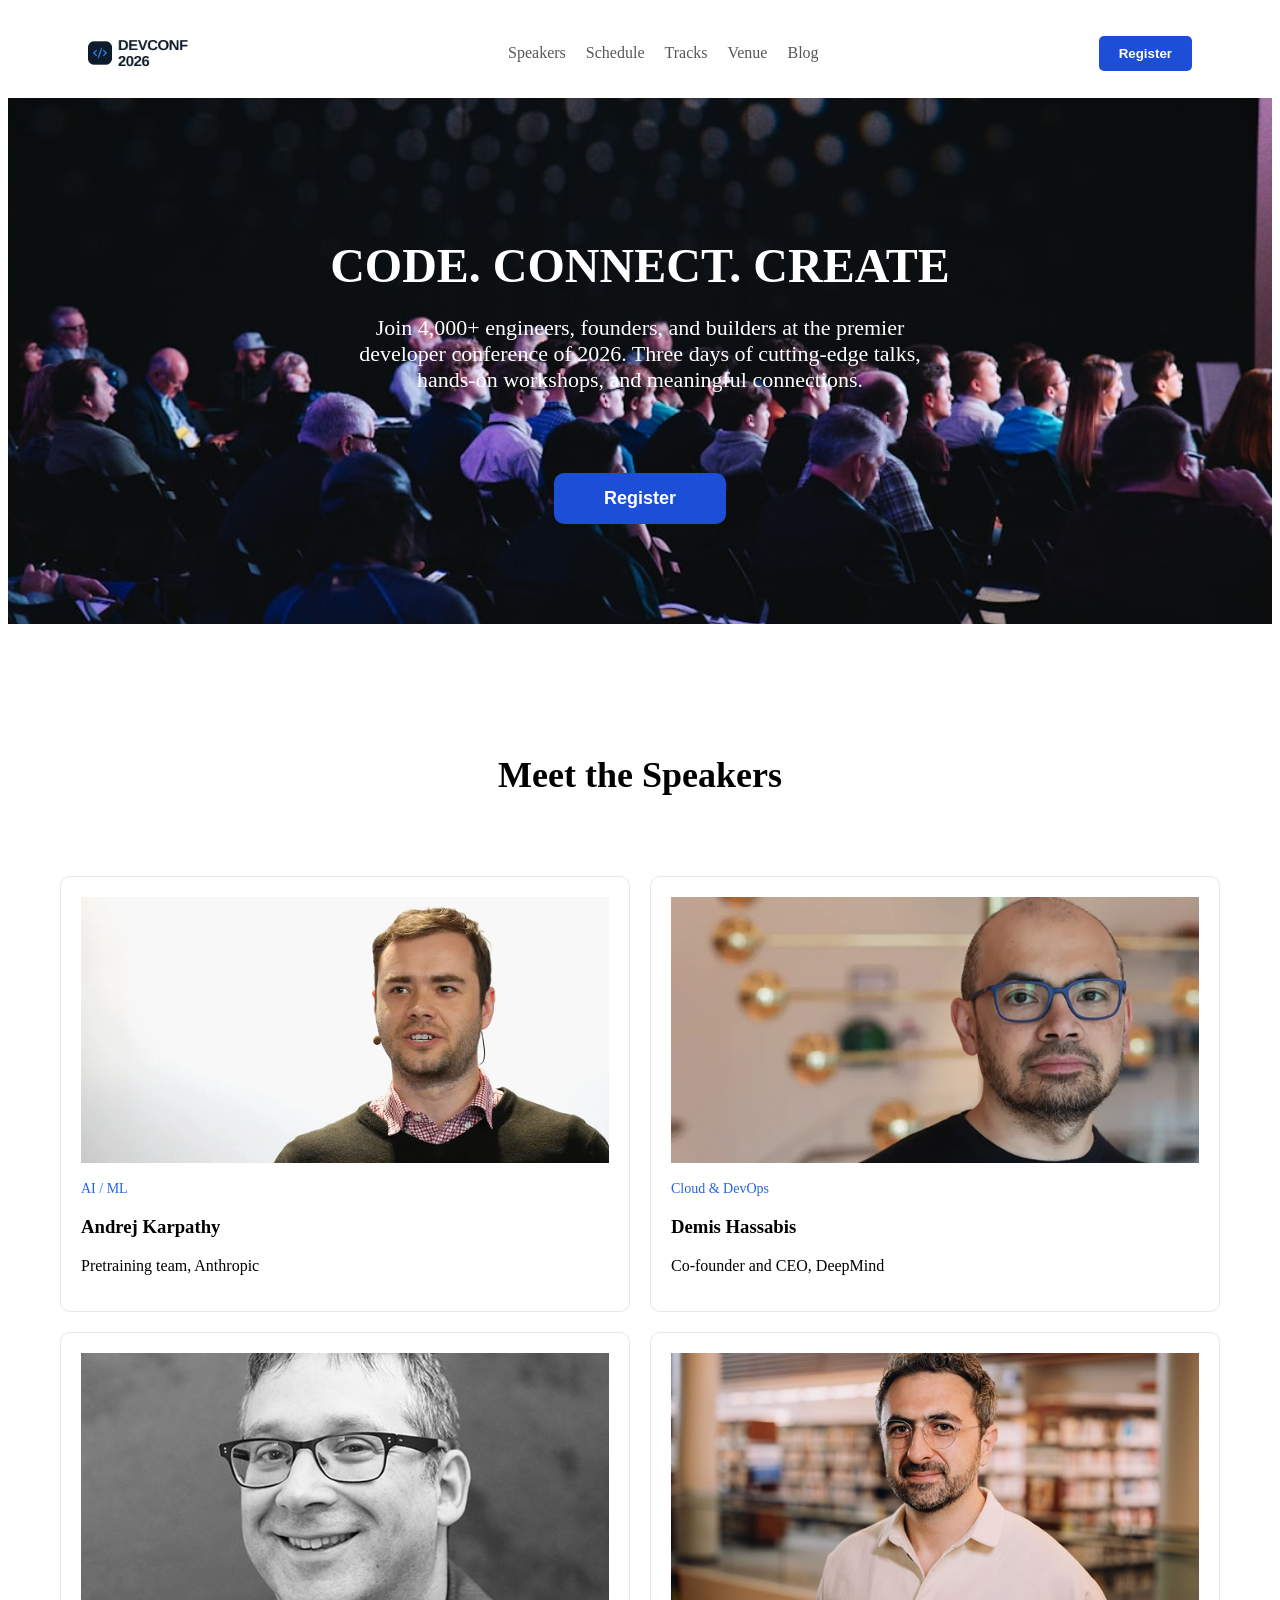
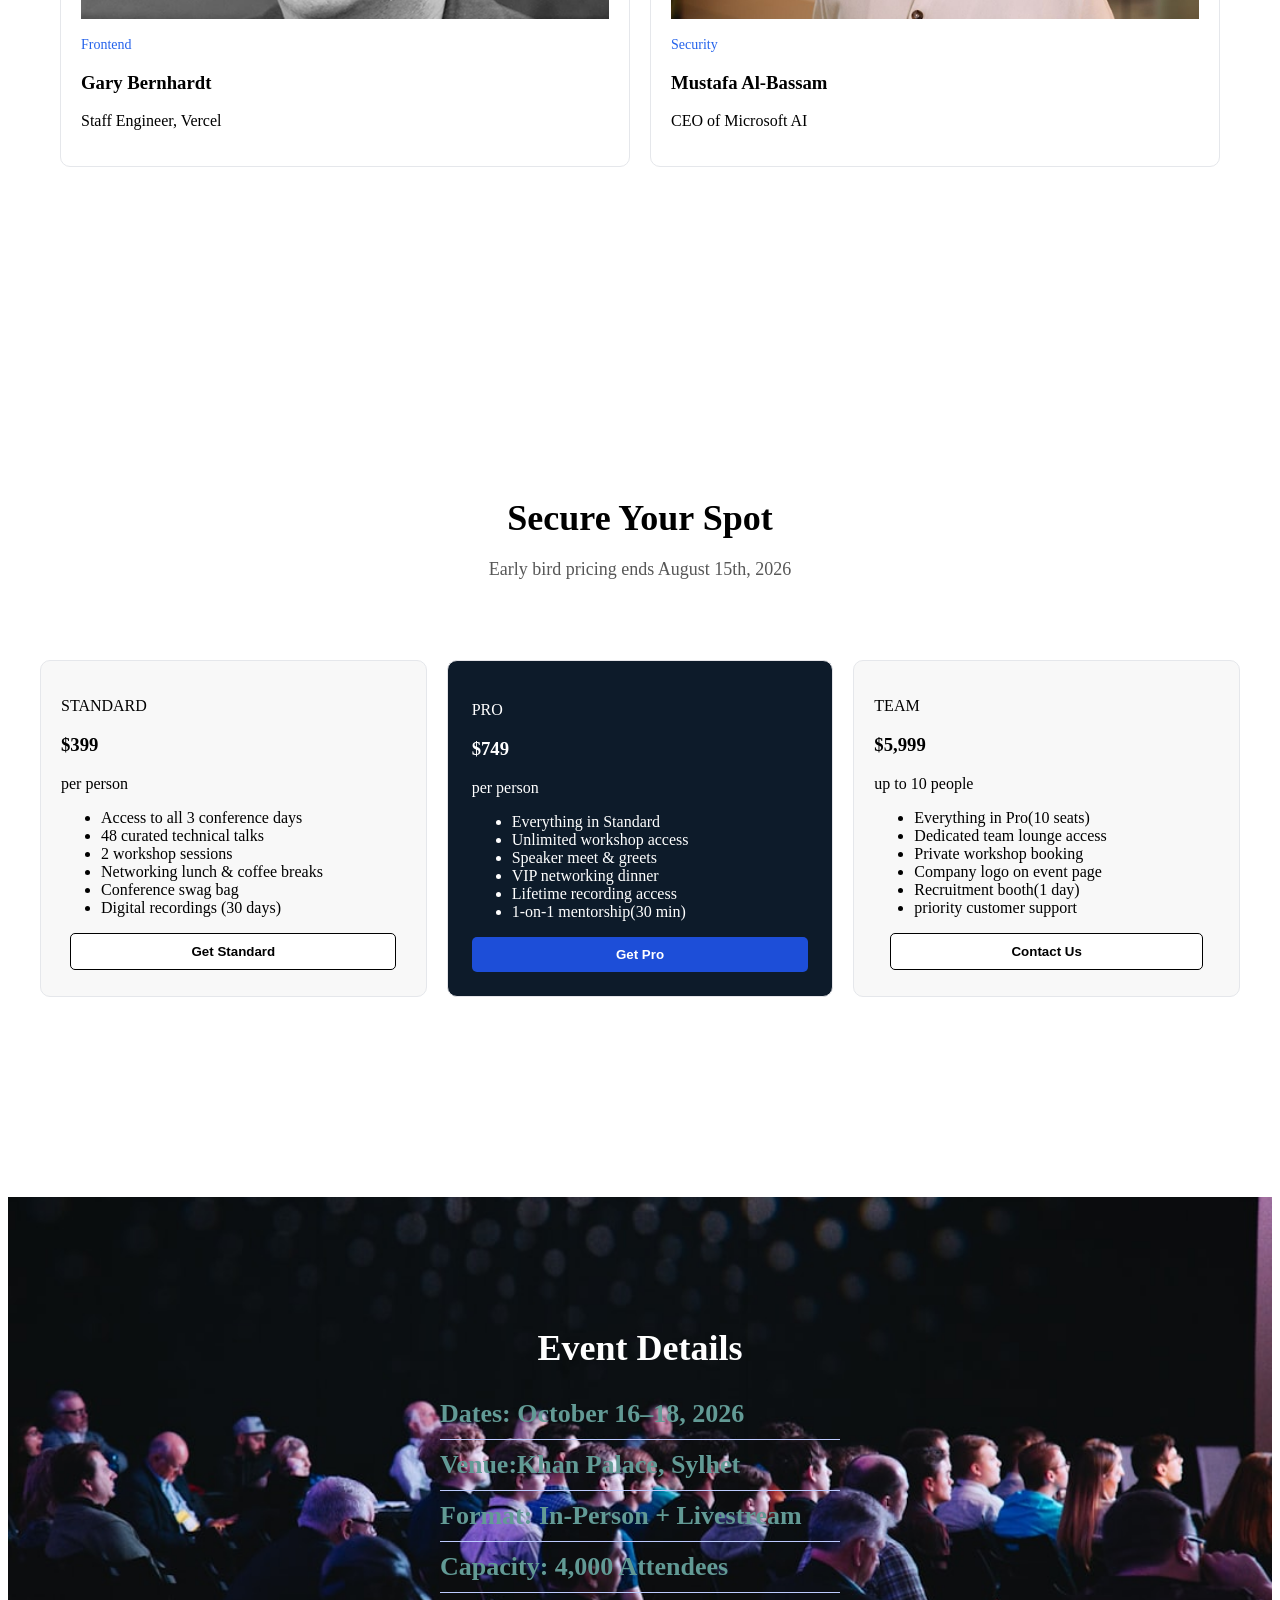
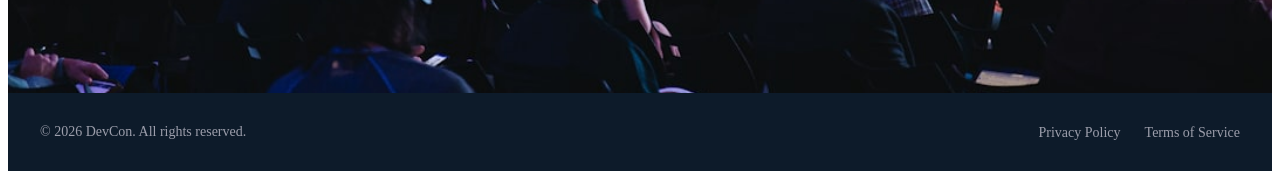
<file: index.html>
<!DOCTYPE html>
<html lang="en">

<head>
  <meta charset="UTF-8">
  <meta name="viewport" content="width=device-width, initial-scale=1.0">
  <title>Assignment1</title>
  <link rel="stylesheet" href="./ui/style.css">
</head>
<body>
  <header class="navigation">
    <div class="wrap">
      <img src="./assets/logo.png">
      <nav>
        <ul>
          <li><a href="">Speakers</a></li>
          <li><a href="">Schedule</a></li>
          <li><a href="">Tracks</a></li>
          <li><a href="">Venue</a></li>
          <li><a href="">Blog</a></li>
        </ul>
      </nav>
      <button class="btn">Register</button>
    </div>
  </header>
  <section class="hero">
    <h1 class="h-title">CODE. CONNECT. CREATE</h1>
    <p class="h-subtitle">Join 4,000+ engineers, founders, and builders at the premier developer conference of 2026.
      Three days of cutting-edge talks, hands-on workshops, and meaningful connections.</p>
    <button class="h-btn">Register</button>
  </section>
  <section class="speaker-sec ">
    <h2 class="s-title">Meet the Speakers</h2>
    <div class="s-cards">
      <article class="s-card">
        <div class="s-img">
          <img src="./assets/andrej.png">
        </div>
        <div class="s-card-content">
          <p class="exprtise">AI / ML</p>
          <h3 class="s-name">Andrej Karpathy</h3>
          <p class="s-bio">Pretraining team, Anthropic</p>
        </div>
      </article>
      <article class="s-card">
        <div class="s-img">
          <img src="./assets/demis.png">
        </div>
        <p class="exprtise">Cloud & DevOps</p>
        <h3 class="s-name">Demis Hassabis</h3>
        <p class="s-bio">Co-founder and CEO, DeepMind</p>
      </article>
      <article class="s-card">
        <div class="s-img">
          <img src="./assets/gary.png">
        </div>
        <div class="s-card-content">
          <p class="exprtise">Frontend</p>
          <h3 class="s-name">Gary Bernhardt</h3>
          <p class="s-bio">Staff Engineer, Vercel</p>
        </div>
      </article>
      <article class="s-card">
        <div class="s-img">
          <img src="./assets/mustafa.png">
        </div>
        <div class="s-card-content">
          <p class="exprtise">Security</p>
          <h3 class="s-name">Mustafa Al-Bassam</h3>
          <p class="s-bio">CEO of Microsoft AI</p>
        </div>
      </article>
    </div>
  </section>
  <section class="price_tag">
    <h2 class="p-title">Secure Your Spot</h2>
    <p class="p-description">Early bird pricing ends August 15th, 2026</p>
    <div class="price-cards">
      <article class="price-card">
        <p class="p-name">STANDARD</p>
        <h3 class="p-price">$399</h3>
        <p class="per-person">per person</p>
        <ul class="p-features">
          <li>Access to all 3 conference days</li>
          <li>48 curated technical talks</li>
          <li>2 workshop sessions</li>
          <li>Networking lunch & coffee breaks</li>
          <li>Conference swag bag</li>
          <li>Digital recordings (30 days)</li>
        </ul>
        <button class="stbtn">Get Standard</button>
      </article>
      <article class="pro-price-card">
        <p class="p-name">PRO</p>
        <h3 class="p-price">$749</h3>
        <p class="per-person">per person</p>
        <ul class="p-features">
          <li>Everything in Standard</li>
          <li>Unlimited workshop access</li>
          <li>Speaker meet & greets</li>
          <li>VIP networking dinner</li>
          <li>Lifetime recording access</li>
          <li>1-on-1 mentorship(30 min)</li>
        </ul>
        <button class="probtn">Get Pro</button>
      </article>
      <article class="price-card">
        <p class="p-name">TEAM</p>
        <h3 class="p-price">$5,999</h3>
        <p class="per-person">up to 10 people</p>
        <ul class="p-features">
          <li>Everything in Pro(10 seats)</li>
          <li>Dedicated team lounge access</li>
          <li>Private workshop booking</li>
          <li>Company logo on event page</li>
          <li>Recruitment booth(1 day)</li>
          <li>priority customer support</li>
        </ul>
        <button class="stbtn">Contact Us</button>
      </article>
    </div>
  </section>
  <section class="placeholder-sec">
    <h2 class="place-title">Event Details</h2>
    <ul class="ed-list">
      <li><strong>Dates:</strong> October 16–18, 2026</li>
      <li><strong>Venue:</strong>Khan Palace, Sylhet</li>
      <li><strong>Format:</strong> In-Person + Livestream</li>
      <li><strong>Capacity:</strong> 4,000 Attendees</li>
    </ul>
  </section>
  <footer class="footer">
    <div class="footer-wrap">
      <p class="copyright">© 2026 DevCon. All rights reserved.</p>
      <ul class="footer-links">
        <li><a href="">Privacy Policy</a></li>
        <li><a href="">Terms of Service</a></li>
      </ul>
    </div>
  </footer>
</body>
</html>
</file>
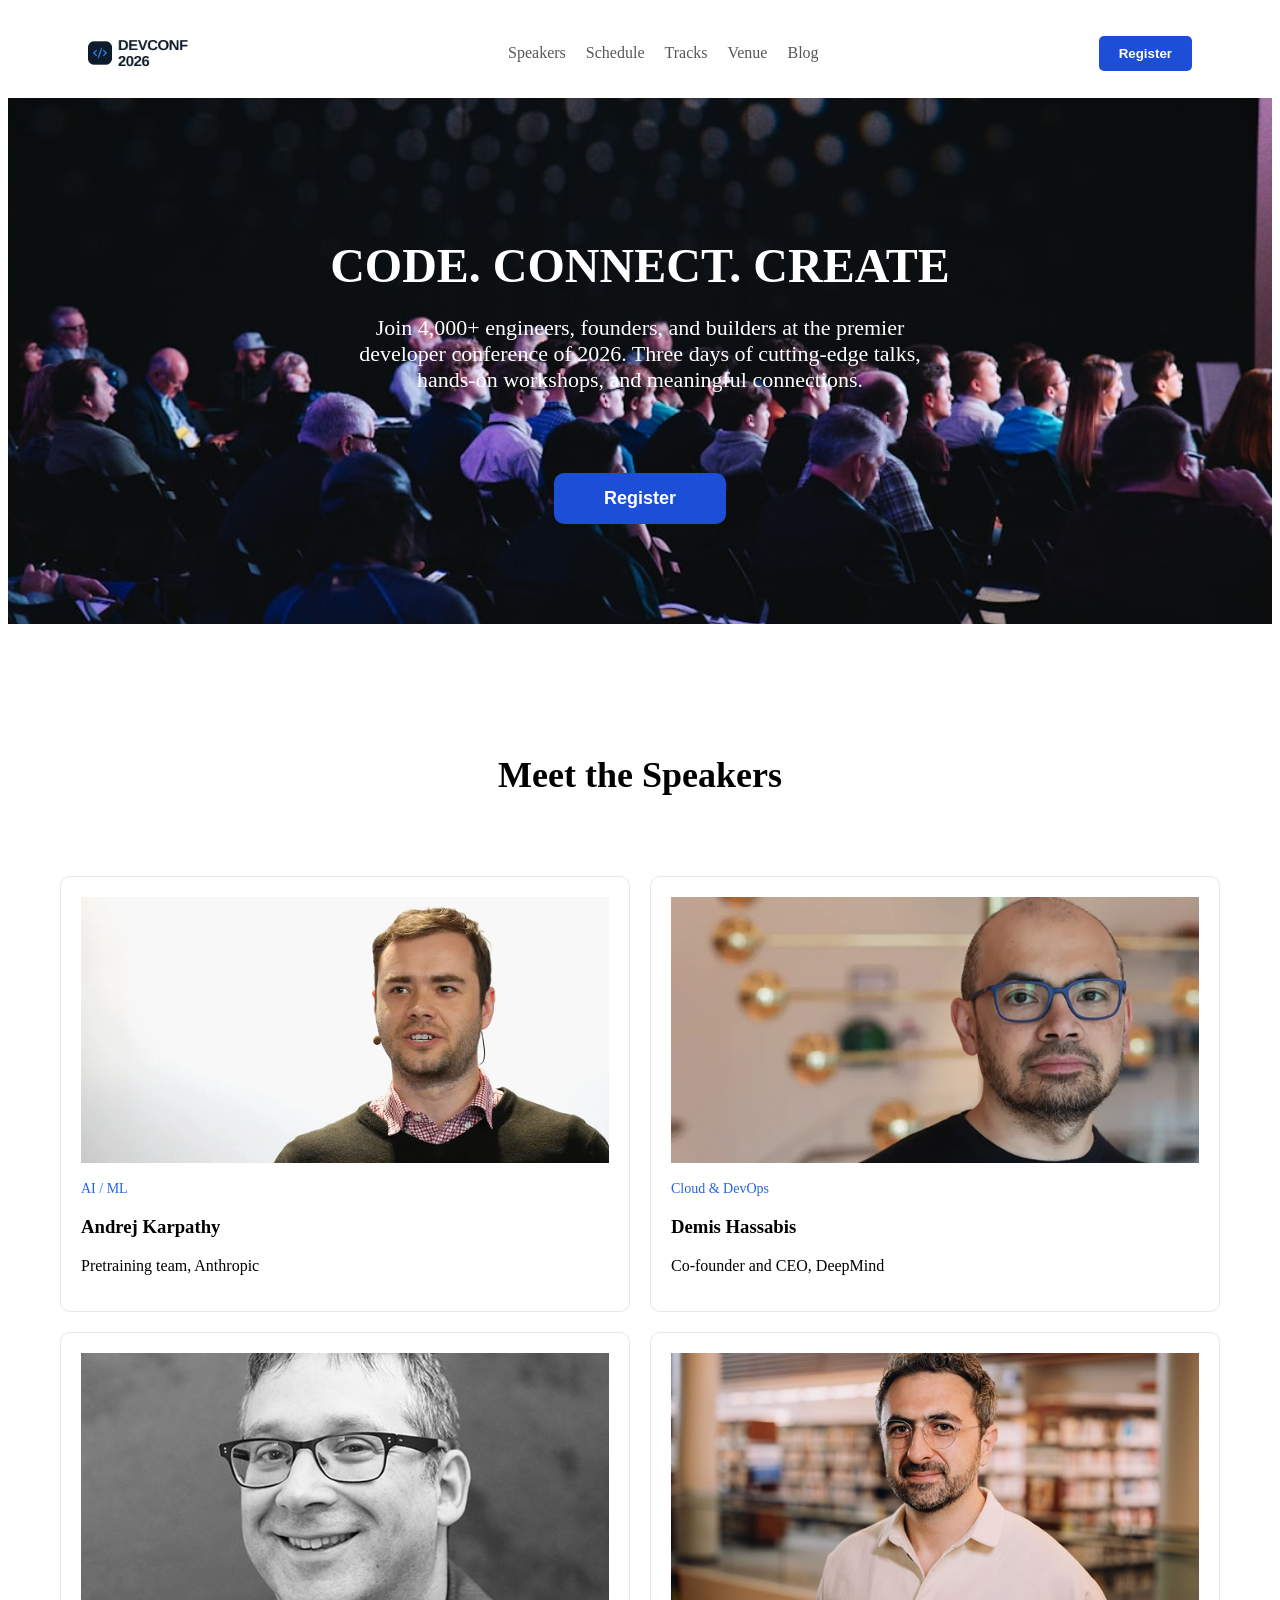
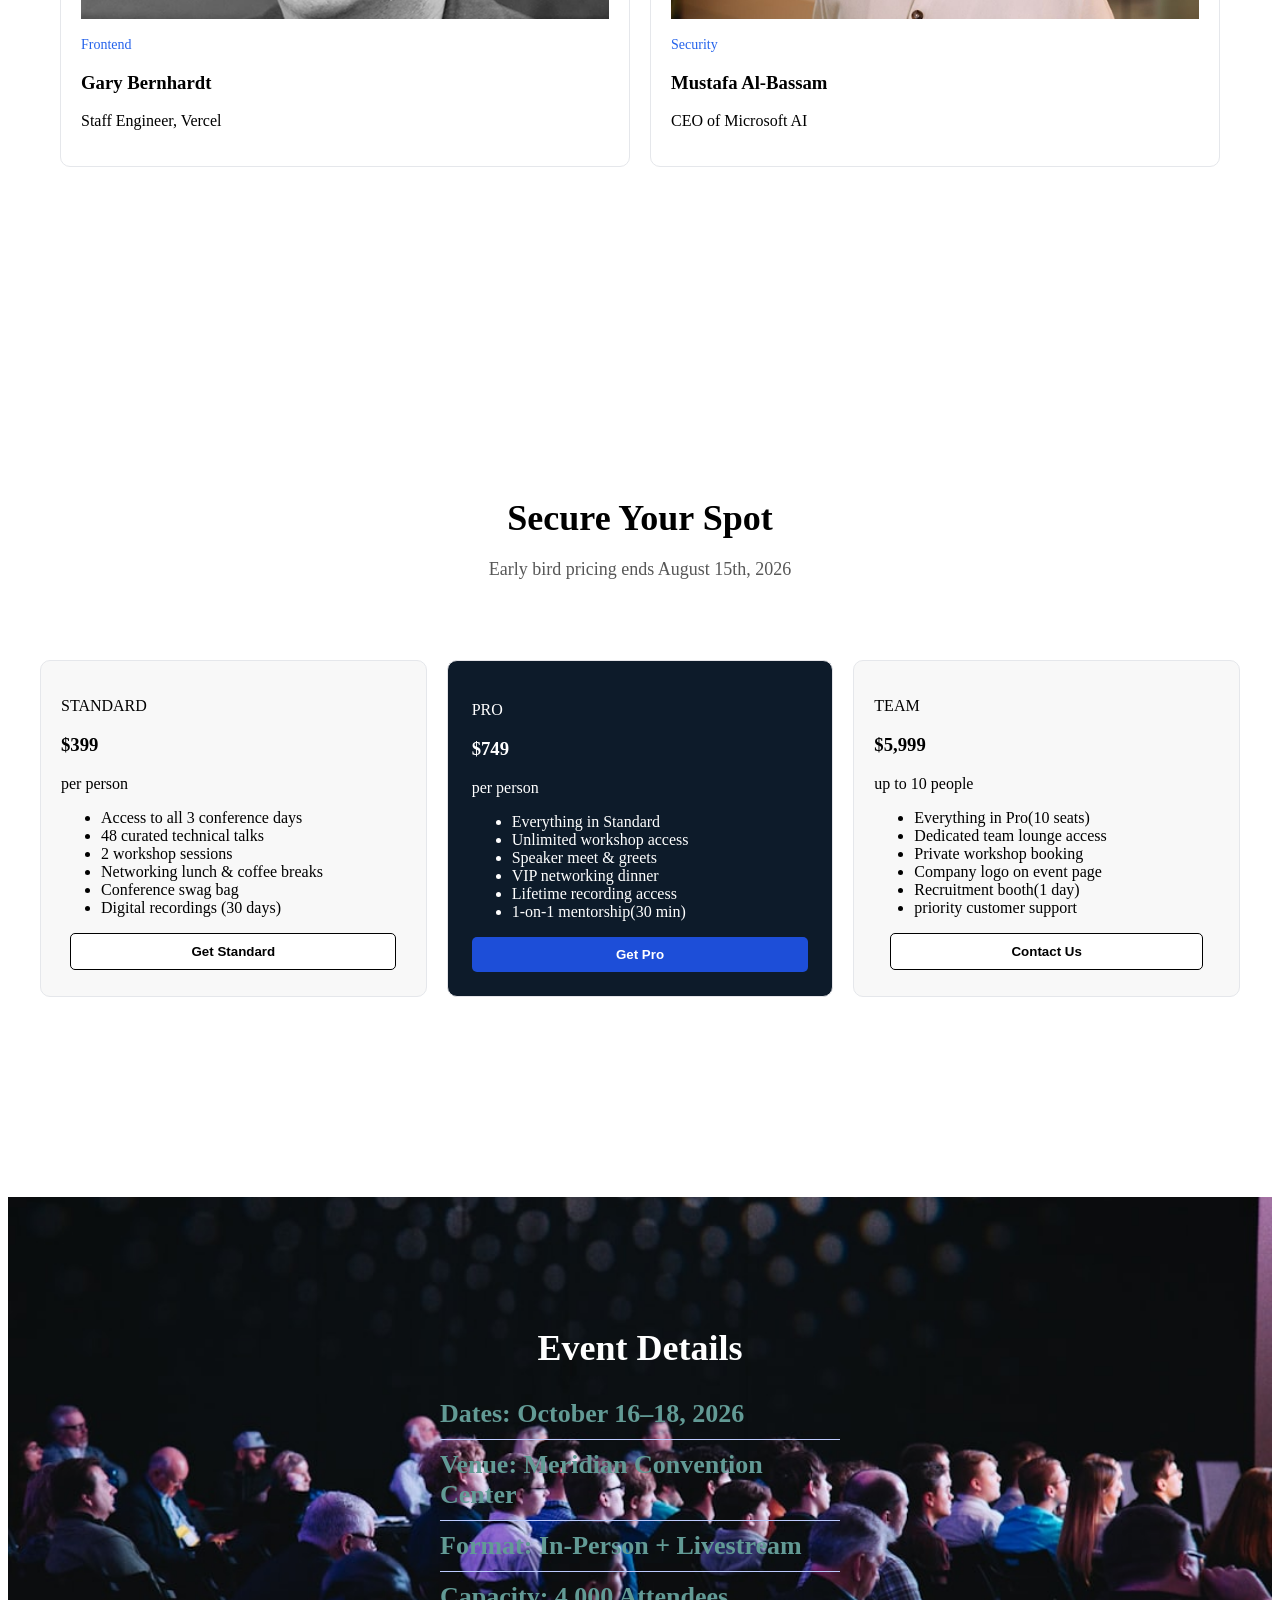
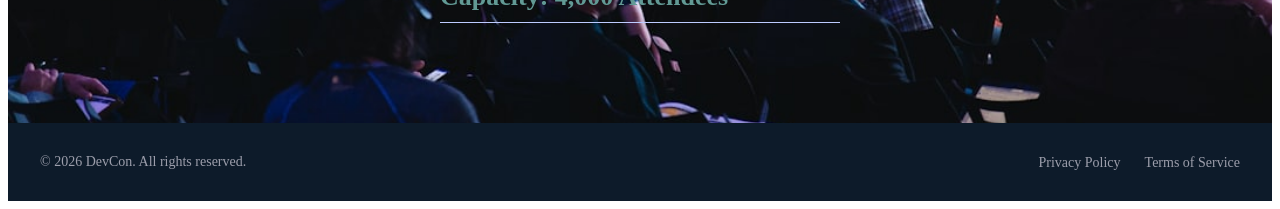
<file: ui/index.html>
<!DOCTYPE html>
<html lang="en">

<head>
  <meta charset="UTF-8">
  <meta name="viewport" content="width=device-width, initial-scale=1.0">
  <title>Assignment1</title>
  <link rel="stylesheet" href="./style.css">
</head>

<body>
  <header class="navigation">
    <div class="wrap">
      <img src="../assets/logo.png">
      <nav>
        <ul>
          <li><a href="">Speakers</a></li>
          <li><a href="">Schedule</a></li>
          <li><a href="">Tracks</a></li>
          <li><a href="">Venue</a></li>
          <li><a href="">Blog</a></li>
      </nav>
      <button class="btn">Register</button>
    </div>
  </header>
  <section class="hero">
    <h1 class="h-title">CODE. CONNECT. CREATE</h1>
    <p class="h-subtitle">Join 4,000+ engineers, founders, and builders at the premier developer conference of 2026.
      Three days of cutting-edge talks, hands-on workshops, and meaningful connections.</p>
    <button class="h-btn">Register</button>
  </section>
  <section class="speaker-sec ">
    <h2 class="s-title">Meet the Speakers</h2>
    <div class="s-cards">
      <article class="s-card">
        <div class="s-img">
          <img src="../assets/andrej.png" alt="Speaker 1">
        </div>
        <p class="exprtise">AI / ML</p>
        <h3 class="s-name">Andrej Karpathy</h3>
        <p class="s-bio">Pretraining team, Anthropic</p>
      </article>
      <article class="s-card">
        <div class="s-img">
          <img src="../assets/demis.png" alt="Speaker 1">
        </div>
        <p class="exprtise">Cloud & DevOps</p>
        <h3 class="s-name">Demis Hassabis</h3>
        <p class="s-bio">Co-founder and CEO, DeepMind</p>
      </article>
      <article class="s-card">
        <div class="s-img">
          <img src="../assets/gary.png" alt="Speaker 1">
        </div>
        <p class="exprtise">Frontend</p>
        <h3 class="s-name">Gary Bernhardt</h3>
        <p class="s-bio">Staff Engineer, Vercel</p>
      </article>
      <article class="s-card">
        <div class="s-img">
          <img src="../assets/mustafa.png" alt="Speaker 1">
        </div>
        <p class="exprtise">Security</p>
        <h3 class="s-name">Mustafa Al-Bassam</h3>
        <p class="s-bio">CEO of Microsoft AI</p>
      </article>
    </div>
  </section>
  <section class="price_tag">
    <h2 class="p-title">Secure Your Spot</h2>
    <p class="p-description">Early bird pricing ends August 15th, 2026</p>
    <div class="price-cards">
      <article class="price-card">
        <p class="p-name">STANDARD</p>
        <h3 class="p-price">$399</h3>
        <p class="per-person">per person</p>
        <ul class="p-features">
          <li>Access to all 3 conference days</li>
          <li>48 curated technical talks</li>
          <li>2 workshop sessions</li>
          <li>Networking lunch & coffee breaks</li>
          <li>Conference swag bag</li>
          <li>Digital recordings (30 days)</li>
        </ul>
        <button class="stbtn">Get Standard</button>
      </article>
      <article class="pro-price-card">
        <p class="p-name">PRO</p>
        <h3 class="p-price">$749</h3>
        <p class="per-person">per person</p>
        <ul class="p-features">
          <li>Everything in Standard</li>
          <li>Unlimited workshop access</li>
          <li>Speaker meet & greets</li>
          <li>VIP networking dinner</li>
          <li>Lifetime recording access</li>
          <li>1-on-1 mentorship(30 min)</li>
        </ul>
        <button class="probtn">Get Pro</button>
      </article>
      <article class="price-card">
        <p class="p-name">TEAM</p>
        <h3 class="p-price">$5,999</h3>
        <p class="per-person">up to 10 people</p>
        <ul class="p-features">
          <li>Everything in Pro(10 seats)</li>
          <li>Dedicated team lounge access</li>
          <li>Private workshop booking</li>
          <li>Company logo on event page</li>
          <li>Recruitment booth(1 day)</li>
          <li>priority customer support</li>
        </ul>
        <button class="stbtn">Contact Us</button>
      </article>
    </div>
  </section>
  <section class="placeholder-sec">
    <h2 class="place-title">Event Details</h2>
    <ul class="ed-list">
      <li><strong>Dates:</strong> October 16–18, 2026</li>
      <li><strong>Venue:</strong> Meridian Convention Center</li>
      <li><strong>Format:</strong> In-Person + Livestream</li>
      <li><strong>Capacity:</strong> 4,000 Attendees</li>
    </ul>
  </section>
  <section class="footer">
    <div class="footer-wrap">
      <p class="copyright">© 2026 DevCon. All rights reserved.</p>
      <ul class="footer-links">
        <li><a href="">Privacy Policy</a></li>
        <li><a href="">Terms of Service</a></li>
      </ul>
  </section>
</body>
</file>
<file: ui/style.css>
*{
    box-sizing: border-box;
}
/*navigation bar*/
.wrap{
    margin: 0 auto;
    padding: 0 20px;
}
.navigation{
    background-color: #ffffff;
    padding: 20px 60px;
    justify-content: space-between;
}
.navigation .wrap{
    display: flex;
    justify-content: space-between;
    align-items: center;
}
.navigation ul{
    display: flex;
    list-style: none;
    gap: 20px;
    color: black;
    
}
.navigation img{
    width: 100px;
}
.navigation a{
    text-decoration: none;
    color: #575757;
}
.btn{
    background-color: #1D4ED8;
    color: white;
    border: none;
    padding: 10px 20px;
    border-radius: 5px;
    cursor: pointer;
    font-weight: bold;
}
/*hero section*/
.hero{
    background-image: url('../assets/banner.jpg');
    background-size: cover;
    background-repeat: no-repeat;
    background-position: center center;
    text-align: center;
    padding: 100px 20px;
}
.hero .h-title{
    font-size: 48px;
    color: white;
    margin-bottom: 20px;
}
.hero .h-subtitle{
    font-size: 22px;
    color: white;
    margin-bottom: 80px;
    margin-left: 25%;
    margin-right: 25%;
}
.hero .h-btn{
    background-color: #1D4ED8;
    color: white;
    border: none;
    padding: 15px 50px;
    border-radius: 10px;
    cursor: pointer;
    font-weight: bold;
    font-size: 18px;
}
/*speaker section*/
.speaker-sec{
    padding: 100px 20px;
    text-align: center;
}
.speaker-sec .s-title{
    font-size: 36px;
    color: #000000;
    margin-bottom: 20px;
}
.s-cards{
    display:grid;
    grid-template-columns: repeat(2, 1fr);
    gap: 20px;
    padding: 60px 20px 100px;
    max-width: 1200px;
    margin: 0 auto;
}
.s-card{
    background-color: #ffffff;
    border-radius: 10px;
    padding: 20px;
    text-align: left;
    border: #E5E7EB solid 1px;
}
.s-img img{
   width: 100%;
  height: 100%;
  object-fit: cover;
}
.exprtise{
    font-size: 14px;
    color: #2563EB;
    
}
/*price section*/
.p-title{
    font-size: 36px;
    color: #000000;
    margin-bottom: 20px;
}
.p-description{
    font-size: 18px;
    color: #575757;
    margin-bottom: 80px;
    margin-left: 25%;
    margin-right: 25%;
}
.price_tag{
    text-align: center;
    padding: 100px 20px;
}
.price_tag .title{
    font-size: 36px;
    font-weight: bold;
    color: #000000;
    margin-bottom: 20px;
}
.price-cards{
    display:grid;
    grid-template-columns: repeat(3, 1fr);
    gap: 20px;
    max-width: 1200px;
    margin: 60px auto 100px;
    text-align: left;
}
.price-cards .pro-price-card{
    background: #fff;
    border: 1px solid #e4e4e8;
    border-radius: 10px;
    padding: 24px;
}
.pro-price-card {
    background-color: #0D1B2A;
    color: white;
    
}
.price-card{
    background-color: #f8f8f8;
    border-radius: 10px;
    padding: 20px;
    text-align: left;
    border: #E5E7EB solid 1px;
}

.price-cards .pro-price-card{
    background-color: #0D1B2A;
    color: white;
}
.stbtn{
    display: block;
    margin: 0 auto;
    background-color: #ffffff;
    color: black;
    border: black solid 1px;
    padding: 10px 120px;
    border-radius: 5px;
    cursor: pointer;
    font-weight: bold;
}
.probtn{
    width: 100%;
    background-color: #1D4ED8;
    color: white;
    border: none;
    padding: 10px 0;
    border-radius: 5px;
    cursor: pointer;
    font-weight: bold;
}
/*placeholde section*/
.placeholder-sec{
    background-image: url('../assets/banner.jpg');
    background-size: cover;
    background-repeat: no-repeat;
    background-position: center center;
    text-align: center;
    padding: 100px 20px;
    padding: 100px 20px;
    text-align: center;
}
.placeholder-sec .place-title{
    font-size: 36px;
    color: #ffffff;
    margin-bottom: 20px;
}

.ed-list{
    list-style: none;
    padding: 0;
    max-width: 400px;
    margin: 0 auto;
    text-align: left;
    color: #629b96fe;
    font-weight: bold;
}

.ed-list li{
    font-size: 26px;
    padding: 10px 0;
    border-bottom: 1px solid #bdcbff;
}

/*footer section*/
.footer{
    background-color: #0D1B2A;
    color: white;
    padding: 30px 20px;
}

.footer .footer-wrap{
    display: flex;
    justify-content: space-between;
    align-items: center;
    gap: 20px;
    max-width: 1200px;
    margin: 0 auto;
}

.footer .copyright{
    font-size: 14px;
    color: #9c9eab;
    margin: 0;
}

.footer .footer-links{
    display: flex;
    list-style: none;
    gap: 24px;
    margin: 0;
    padding: 0;
}

.footer .footer-links a{
    color: #9c9eab;
    text-decoration: none;
    font-size: 14px;
}
</file>
